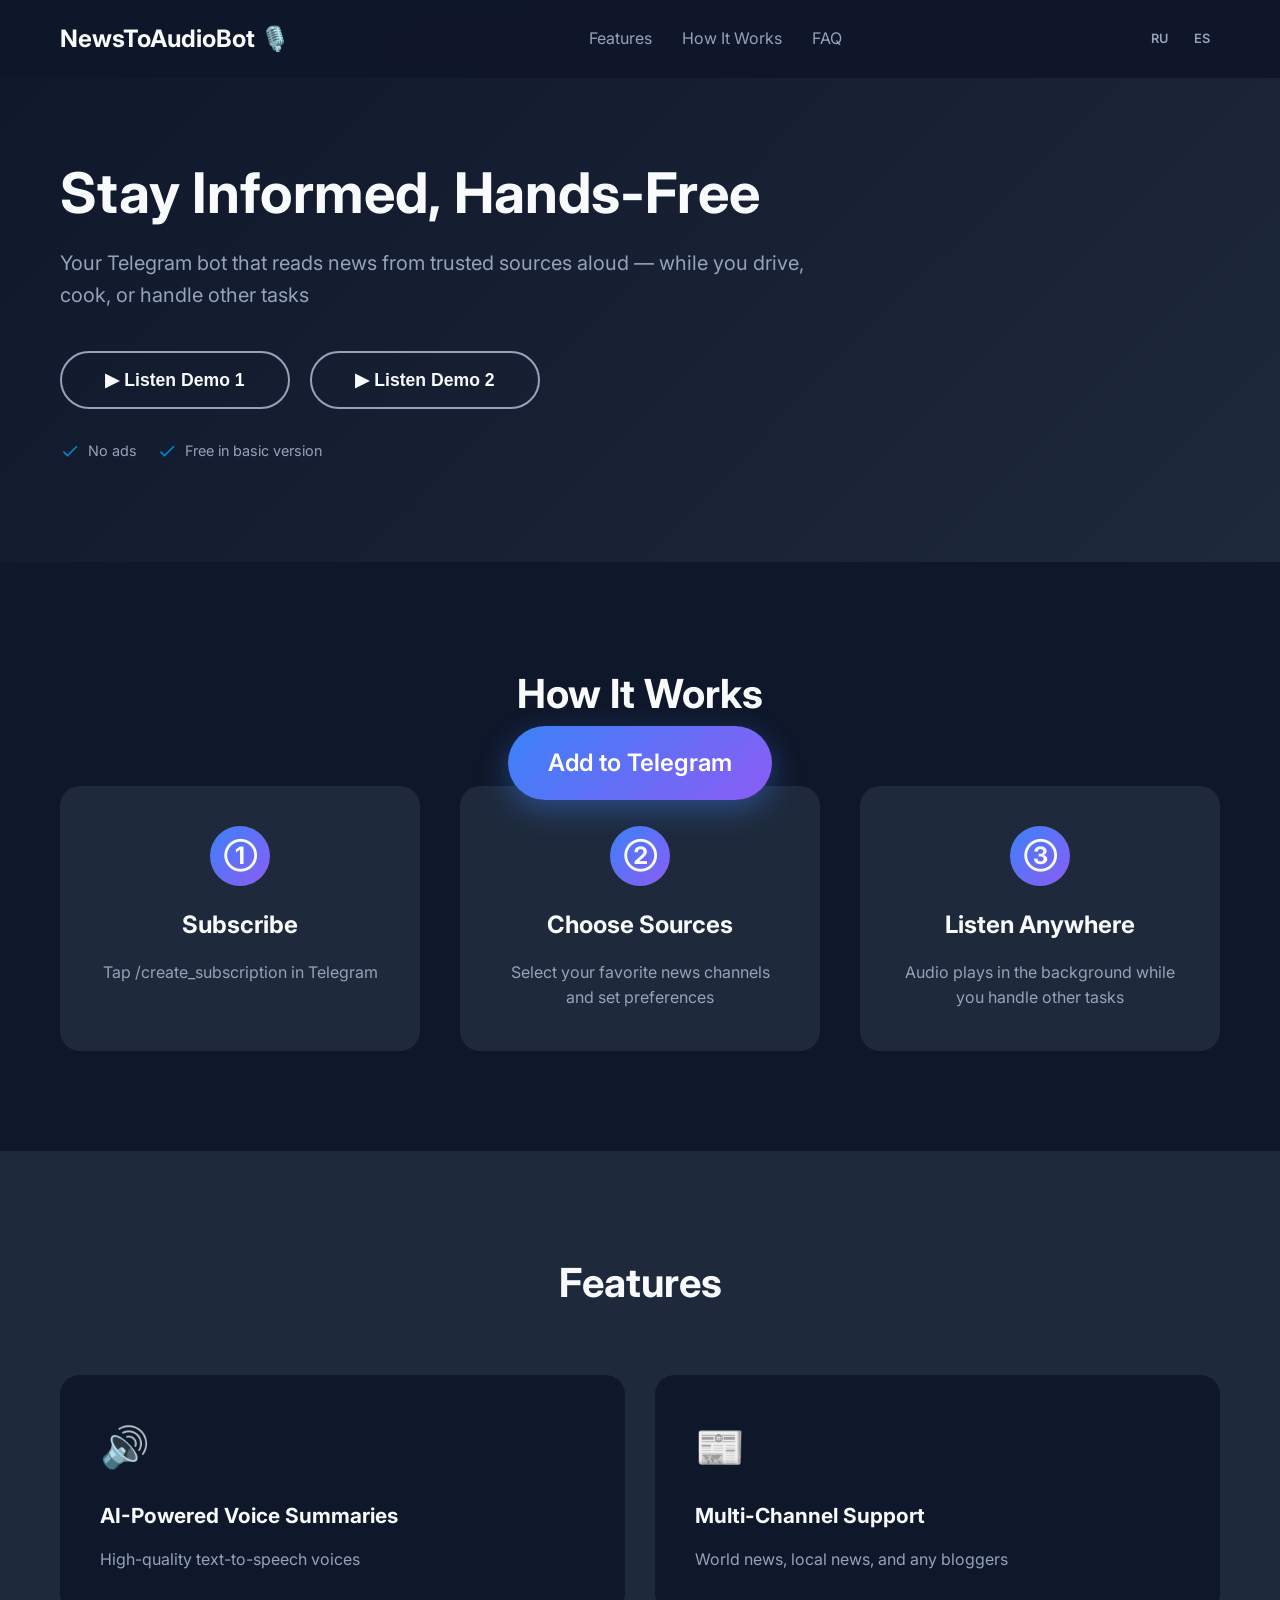
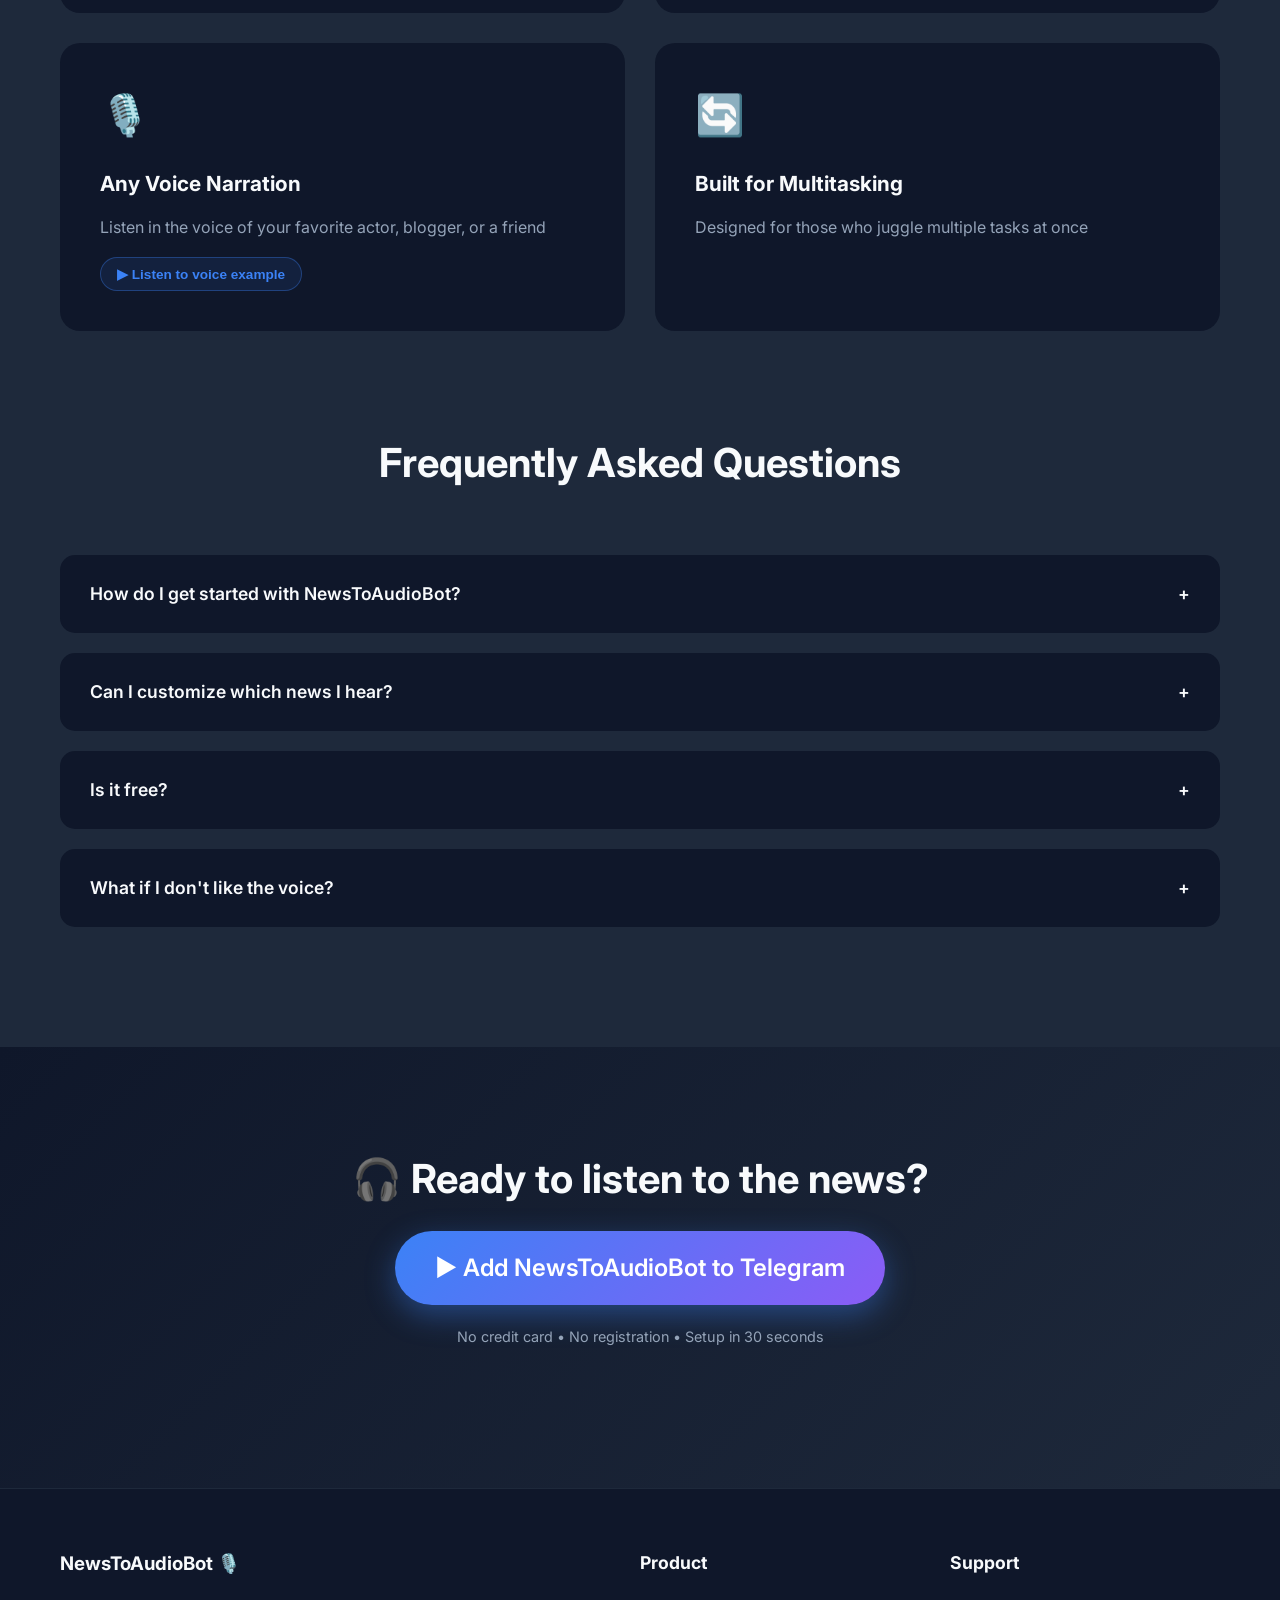
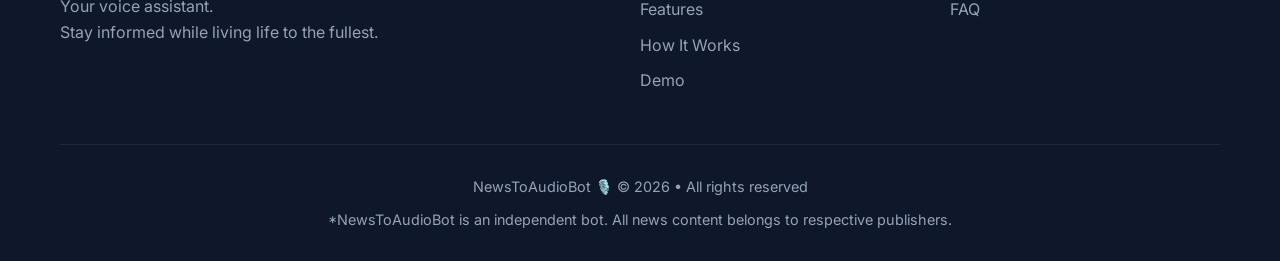
<file: index.html>
<!DOCTYPE html>
<html lang="en">

<head>
    <meta charset="UTF-8">
    <meta name="viewport" content="width=device-width, initial-scale=1.0">
    <title>NewsToAudioBot 🎙️ — Stay Informed, Hands-Free</title>
    <!-- Google tag (gtag.js) -->
    <script async src="https://www.googletagmanager.com/gtag/js?id=G-XDVD3T7T6J"></script>
    <script>
        window.dataLayer = window.dataLayer || [];
        function gtag(){dataLayer.push(arguments);}
        gtag('js', new Date());

        gtag('config', 'G-XDVD3T7T6J');
    </script>
    <link rel="icon" type="image/svg+xml" href="/favicon.svg">
    <link href="https://fonts.googleapis.com/css2?family=Inter:wght@400;500;600;700&display=swap" rel="stylesheet">
    <link href="/assets/style.css" rel="stylesheet" />
</head>

<body>
    <!-- Navigation -->
    <nav>
        <div class="container nav-content">
            <a href="/" class="logo">NewsToAudioBot 🎙️</a>
            <ul class="nav-links">
                <li><a href="#features">Features</a></li>
                <li><a href="#how-it-works">How It Works</a></li>
                <li><a href="#faq">FAQ</a></li>
            </ul>
            <div class="lang-switcher">
                <a href="/ru/" class="lang-btn">RU</a>
                <a href="/es/" class="lang-btn">ES</a>
            </div>
        </div>
    </nav>

    <!-- Hero Section -->
    <section class="hero">
        <div class="container hero-content">
            <div class="hero-text">
                <h1>Stay Informed,&nbsp;Hands-Free</h1>
                <p>Your Telegram bot that reads news from trusted sources aloud — while you drive, cook, or handle other tasks</p>
                <a href="https://t.me/news_to_audo_bot" class="btn btn-primary fly-btn" target="_blank">Add to Telegram</a>
                <div class="cta-buttons">
                    <button class="btn btn-secondary" data-pause="Pause" id="woman-button">&#9654; Listen Demo 1</button>
                    <audio src="./assets/woman.ogg" id="woman-sample"></audio>
                    <button class="btn btn-secondary" data-pause="Pause" id="man-button">&#9654; Listen Demo 2</button>
                    <audio src="./assets/man.ogg" id="man-sample"></audio>
                </div>
                <div class="trust-badges">
                    <div class="badge">
                        <svg viewBox="0 0 24 24">
                            <path d="M9 16.17L4.83 12l-1.42 1.41L9 19 21 7l-1.41-1.41z" />
                        </svg>
                        No ads
                    </div>
                    <div class="badge">
                        <svg viewBox="0 0 24 24">
                            <path d="M9 16.17L4.83 12l-1.42 1.41L9 19 21 7l-1.41-1.41z" />
                        </svg>
                        Free in basic version
                    </div>
                </div>
            </div>
        </div>
    </section>

    <!-- How It Works -->
    <section class="how-it-works" id="how-it-works">
        <div class="container">
            <h2 class="section-title">How It Works</h2>
            <div class="steps-grid">
                <div class="step-card">
                    <div class="step-number">①</div>
                    <h3>Subscribe</h3>
                    <p>Tap /create_subscription in&nbsp;Telegram</p>
                </div>
                <div class="step-card">
                    <div class="step-number">②</div>
                    <h3>Choose Sources</h3>
                    <p>Select your favorite news channels and set preferences</p>
                </div>
                <div class="step-card">
                    <div class="step-number">③</div>
                    <h3>Listen Anywhere</h3>
                    <p>Audio plays in the background while you handle other tasks</p>
                </div>
            </div>
        </div>
    </section>

    <!-- Features -->
    <section class="features" id="features">
        <div class="container">
            <h2 class="section-title">Features</h2>
            <div class="features-grid">
                <div class="feature-card">
                    <div class="feature-icon">🔊</div>
                    <h3>AI-Powered Voice Summaries</h3>
                    <p>High-quality text-to-speech voices</p>
                </div>
                <div class="feature-card">
                    <div class="feature-icon">📰</div>
                    <h3>Multi-Channel Support</h3>
                    <p>World news, local news, and any bloggers</p>
                </div>
                <div class="feature-card">
                    <div class="feature-icon">🎙️</div>
                    <h3>Any Voice Narration</h3>
                    <p>Listen in the voice of your favorite actor, blogger, or a friend</p>
                    <button class="example-btn" data-stop="Stop listening &#9208;" id="example-button" type="button">&#9654; Listen to voice example</button>
                    <audio src="./assets/custom.ogg" id="example-sample"></audio>
                </div>
                <div class="feature-card">
                    <div class="feature-icon">🔄</div>
                    <h3>Built for Multitasking</h3>
                    <p>Designed for those who juggle multiple tasks at once</p>
                </div>
            </div>
        </div>
    </section>

    <!-- FAQ -->
    <section class="faq" id="faq">
        <div class="container">
            <h2 class="section-title">Frequently Asked Questions</h2>
            <div class="faq-item">
                <div class="faq-question">
                    How do I get started with NewsToAudioBot?
                    <span>+</span>
                </div>
                <div class="faq-answer">
                    Just tap "Add to Telegram", enter /create_subscription and follow the quick setup. No email or registration required.
                </div>
            </div>
            <div class="faq-item">
                <div class="faq-question">
                    Can I customize which news I hear?
                    <span>+</span>
                </div>
                <div class="faq-answer">
                    Yes! Follow the setup instructions and add the channels you're interested in.
                </div>
            </div>
            <div class="faq-item">
                <div class="faq-question">
                    Is it free?
                    <span>+</span>
                </div>
                <div class="faq-answer">
                    Yes, the basic version includes one channel for free.
                </div>
            </div>
            <div class="faq-item">
                <div class="faq-question">
                    What if I don't like the voice?
                    <span>+</span>
                </div>
                <div class="faq-answer">
                    To use a unique voice, you need a 20-second audio recording as a voice sample.
                </div>
            </div>
        </div>
    </section>

    <!-- Final CTA -->
    <section class="final-cta">
        <div class="container">
            <h2>🎧 Ready to listen to the news?</h2>
            <a href="https://t.me/news_to_audo_bot" target="_blank" class="btn btn-primary">&#9654; Add NewsToAudioBot to Telegram</a>
            <p style="margin-top: 20px; font-size: 0.9rem; color: var(--text-muted);">No credit card &bull; No registration &bull; Setup in 30 seconds</p>
        </div>
    </section>

    <!-- Footer -->
    <footer>
        <div class="container">
            <div class="footer-content">
                <div class="footer-brand">
                    <h3>NewsToAudioBot 🎙️</h3>
                    <p>Your voice assistant.<br />Stay informed while living life to the fullest.</p>
                </div>
                <div class="footer-links">
                    <h4>Product</h4>
                    <ul>
                        <li><a href="#features">Features</a></li>
                        <li><a href="#how-it-works">How It Works</a></li>
                        <li><a href="#demo">Demo</a></li>
                    </ul>
                </div>
                <div class="footer-links">
                    <h4>Support</h4>
                    <ul>
                        <li><a href="#faq">FAQ</a></li>
                    </ul>
                </div>
            </div>
            <div class="footer-bottom">
                <p>NewsToAudioBot 🎙️ &copy; 2026 &bull; All rights reserved</p>
                <p style="margin-top: 10px;">*NewsToAudioBot is an independent bot. All news content belongs to respective publishers.</p>
            </div>
        </div>
    </footer>
    <script src="/assets/script.js"></script>

</body>

</html>
</file>
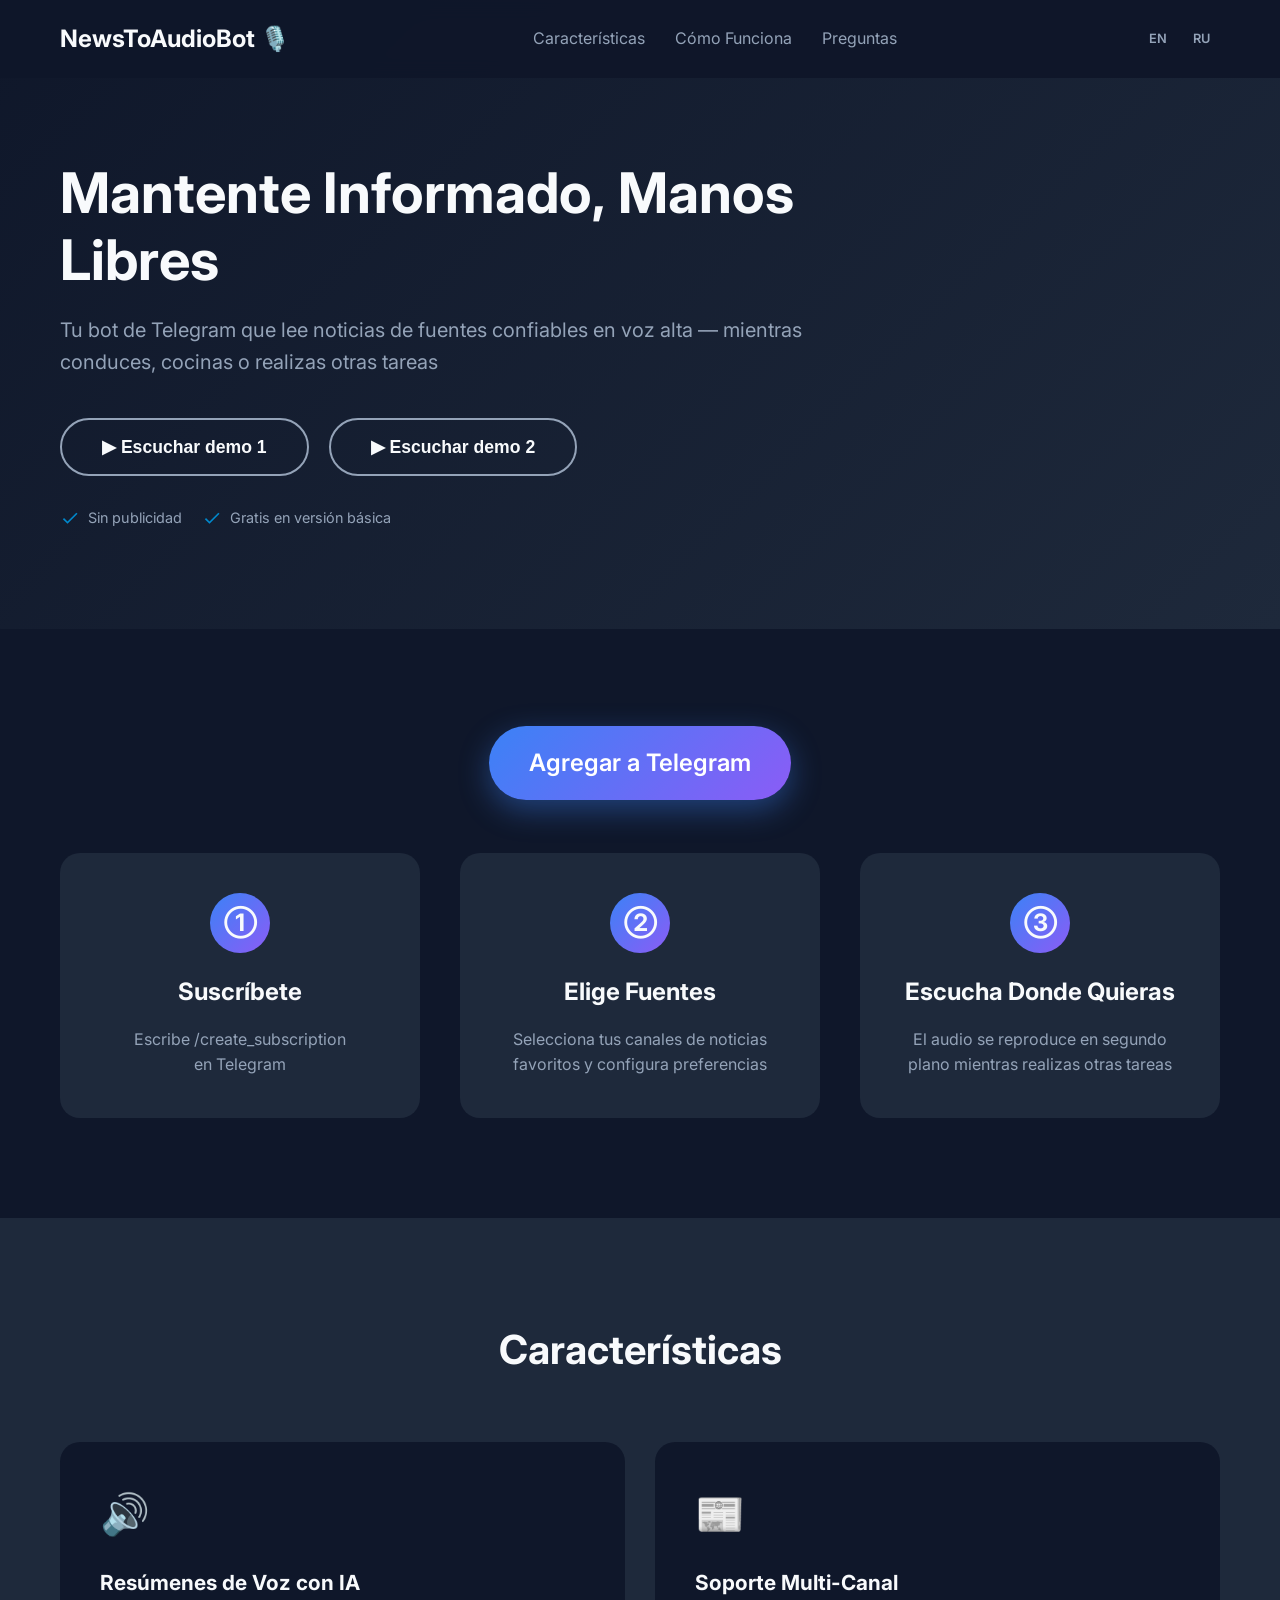
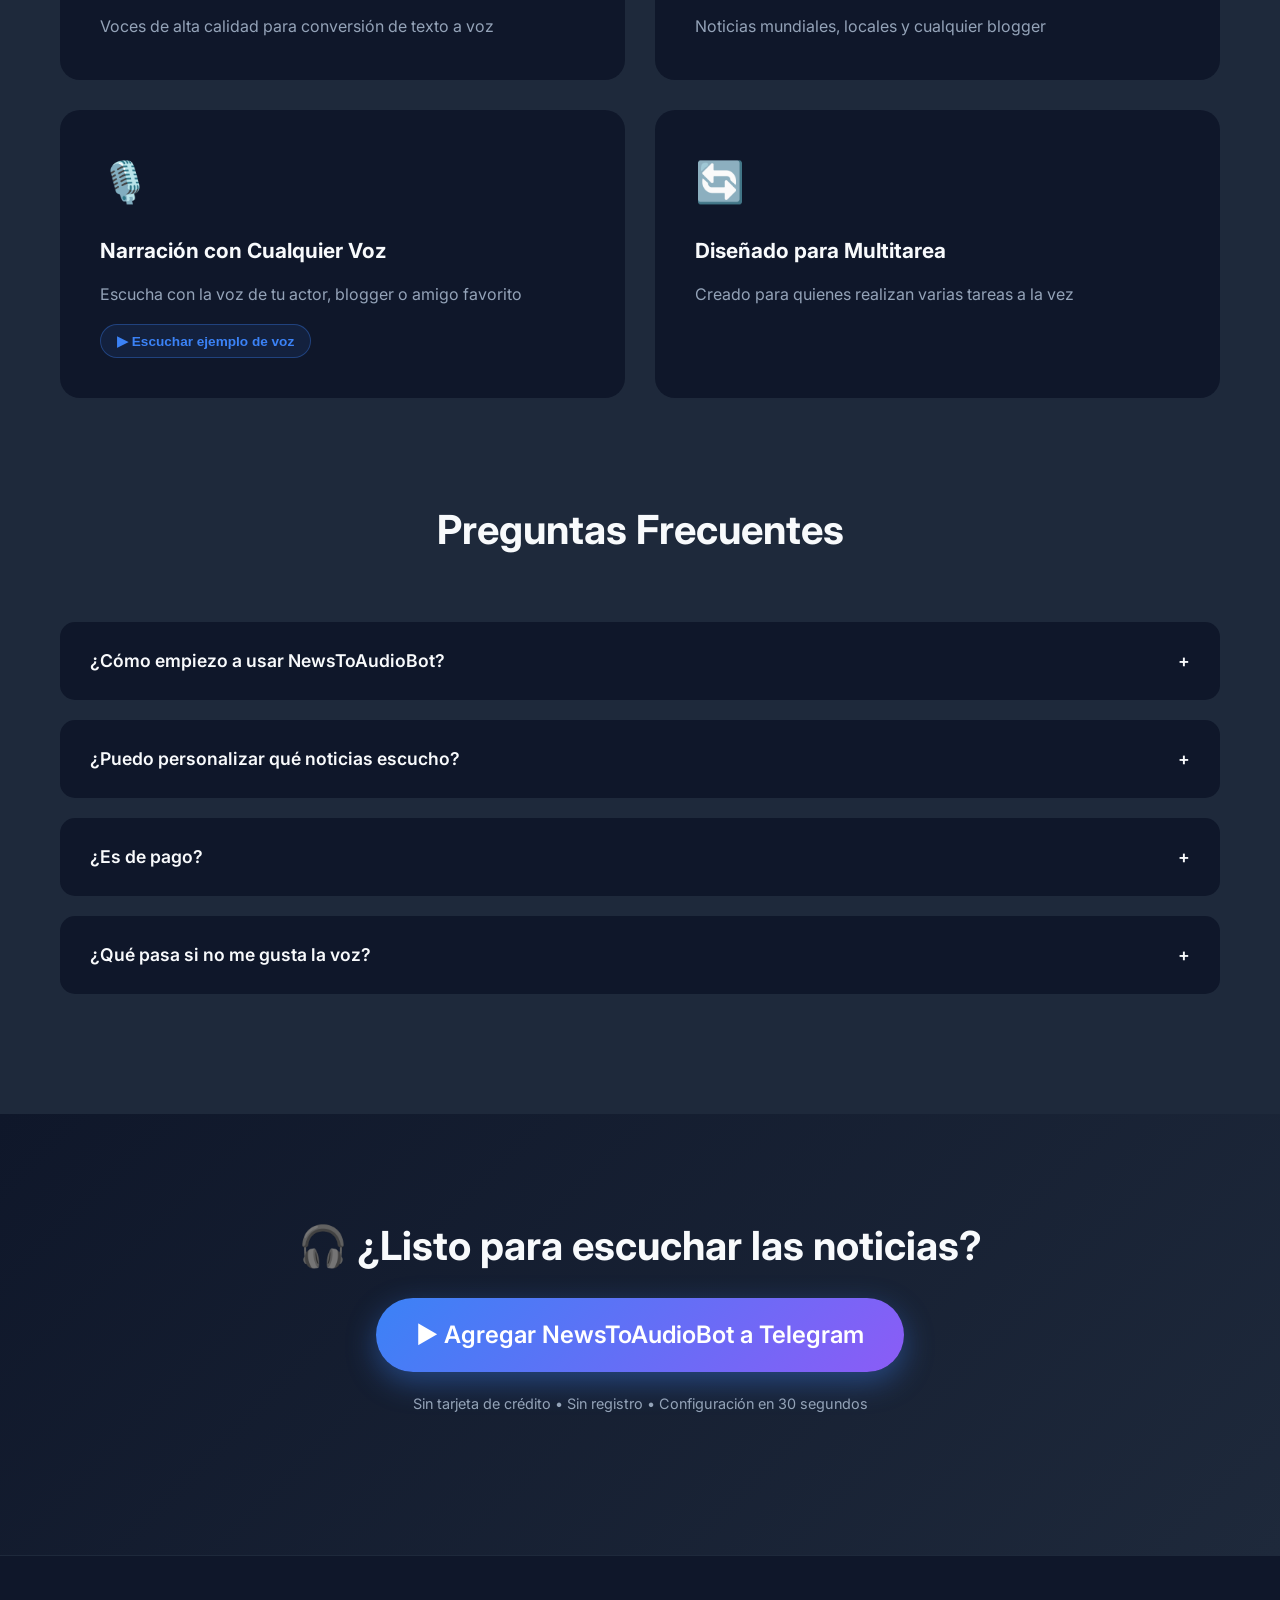
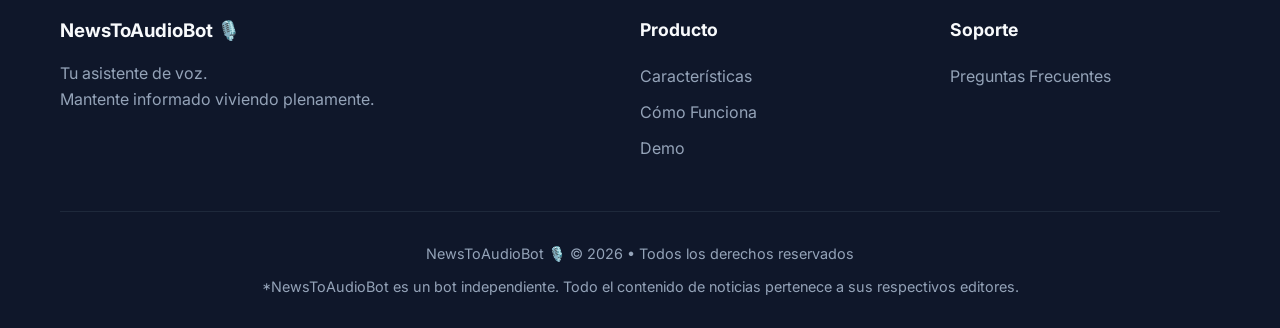
<file: es/index.html>
<!DOCTYPE html>
<html lang="es">

<head>
    <meta charset="UTF-8">
    <meta name="viewport" content="width=device-width, initial-scale=1.0">
    <title>NewsToAudioBot 🎙️ — Mantente Informado, Manos Libres</title>
    <!-- Google tag (gtag.js) -->
    <script async src="https://www.googletagmanager.com/gtag/js?id=G-XDVD3T7T6J"></script>
    <script>
        window.dataLayer = window.dataLayer || [];
        function gtag(){dataLayer.push(arguments);}
        gtag('js', new Date());

        gtag('config', 'G-XDVD3T7T6J');
    </script>
    <link rel="icon" type="image/svg+xml" href="/favicon.svg">
    <link href="https://fonts.googleapis.com/css2?family=Inter:wght@400;500;600;700&display=swap" rel="stylesheet">
    <link href="/assets/style.css" rel="stylesheet" />
</head>

<body>
    <!-- Navigation -->
    <nav>
        <div class="container nav-content">
            <a href="/es/" class="logo">NewsToAudioBot 🎙️</a>
            <ul class="nav-links">
                <li><a href="#features">Características</a></li>
                <li><a href="#how-it-works">Cómo Funciona</a></li>
                <li><a href="#faq">Preguntas</a></li>
            </ul>
            <div class="lang-switcher">
                <a href="/" class="lang-btn">EN</a>
                <a href="/ru/" class="lang-btn">RU</a>
            </div>
        </div>
    </nav>

    <!-- Hero Section -->
    <section class="hero">
        <div class="container hero-content">
            <div class="hero-text">
                <h1>Mantente Informado,&nbsp;Manos Libres</h1>
                <p>Tu bot de Telegram que lee noticias de fuentes confiables en voz alta — mientras conduces, cocinas o realizas otras tareas</p>
                <a href="https://t.me/news_to_audo_bot" class="btn btn-primary fly-btn" target="_blank">Agregar a Telegram</a>
                <div class="cta-buttons">
                    <button class="btn btn-secondary" data-pause="Pausa" id="woman-button">&#9654; Escuchar demo 1</button>
                    <audio src="./assets/woman.ogg" id="woman-sample"></audio>
                    <button class="btn btn-secondary" data-pause="Pausa" id="man-button">&#9654; Escuchar demo 2</button>
                    <audio src="./assets/man.ogg" id="man-sample"></audio>
                </div>
                <div class="trust-badges">
                    <div class="badge">
                        <svg viewBox="0 0 24 24">
                            <path d="M9 16.17L4.83 12l-1.42 1.41L9 19 21 7l-1.41-1.41z" />
                        </svg>
                        Sin publicidad
                    </div>
                    <div class="badge">
                        <svg viewBox="0 0 24 24">
                            <path d="M9 16.17L4.83 12l-1.42 1.41L9 19 21 7l-1.41-1.41z" />
                        </svg>
                        Gratis en versión básica
                    </div>
                </div>
            </div>
        </div>
    </section>

    <!-- How It Works -->
    <section class="how-it-works" id="how-it-works">
        <div class="container">
            <h2 class="section-title">Cómo Funciona</h2>
            <div class="steps-grid">
                <div class="step-card">
                    <div class="step-number">①</div>
                    <h3>Suscríbete</h3>
                    <p>Escribe /create_subscription en&nbsp;Telegram</p>
                </div>
                <div class="step-card">
                    <div class="step-number">②</div>
                    <h3>Elige Fuentes</h3>
                    <p>Selecciona tus canales de noticias favoritos y configura preferencias</p>
                </div>
                <div class="step-card">
                    <div class="step-number">③</div>
                    <h3>Escucha Donde Quieras</h3>
                    <p>El audio se reproduce en segundo plano mientras realizas otras tareas</p>
                </div>
            </div>
        </div>
    </section>

    <!-- Features -->
    <section class="features" id="features">
        <div class="container">
            <h2 class="section-title">Características</h2>
            <div class="features-grid">
                <div class="feature-card">
                    <div class="feature-icon">🔊</div>
                    <h3>Resúmenes de Voz con IA</h3>
                    <p>Voces de alta calidad para conversión de texto a voz</p>
                </div>
                <div class="feature-card">
                    <div class="feature-icon">📰</div>
                    <h3>Soporte Multi-Canal</h3>
                    <p>Noticias mundiales, locales y cualquier blogger</p>
                </div>
                <div class="feature-card">
                    <div class="feature-icon">🎙️</div>
                    <h3>Narración con Cualquier Voz</h3>
                    <p>Escucha con la voz de tu actor, blogger o amigo favorito</p>
                    <button class="example-btn" data-stop="Detener &#9208;" id="example-button" type="button">&#9654; Escuchar ejemplo de voz</button>
                    <audio src="./assets/custom.ogg" id="example-sample"></audio>
                </div>
                <div class="feature-card">
                    <div class="feature-icon">🔄</div>
                    <h3>Diseñado para Multitarea</h3>
                    <p>Creado para quienes realizan varias tareas a la vez</p>
                </div>
            </div>
        </div>
    </section>

    <!-- FAQ -->
    <section class="faq" id="faq">
        <div class="container">
            <h2 class="section-title">Preguntas Frecuentes</h2>
            <div class="faq-item">
                <div class="faq-question">
                    ¿Cómo empiezo a usar NewsToAudioBot?
                    <span>+</span>
                </div>
                <div class="faq-answer">
                    Simplemente toca "Agregar a Telegram", escribe /create_subscription y sigue la configuración rápida. No se requiere correo electrónico ni registro.
                </div>
            </div>
            <div class="faq-item">
                <div class="faq-question">
                    ¿Puedo personalizar qué noticias escucho?
                    <span>+</span>
                </div>
                <div class="faq-answer">
                    ¡Sí! Sigue las instrucciones de configuración y agrega los canales que te interesen.
                </div>
            </div>
            <div class="faq-item">
                <div class="faq-question">
                    ¿Es de pago?
                    <span>+</span>
                </div>
                <div class="faq-answer">
                    No, la versión básica incluye un canal de forma gratuita.
                </div>
            </div>
            <div class="faq-item">
                <div class="faq-question">
                    ¿Qué pasa si no me gusta la voz?
                    <span>+</span>
                </div>
                <div class="faq-answer">
                    Para usar una voz única, necesitas una grabación de audio de 20 segundos como muestra de voz.
                </div>
            </div>
        </div>
    </section>

    <!-- Final CTA -->
    <section class="final-cta">
        <div class="container">
            <h2>🎧 ¿Listo para escuchar las noticias?</h2>
            <a href="https://t.me/news_to_audo_bot" target="_blank" class="btn btn-primary">&#9654; Agregar NewsToAudioBot a Telegram</a>
            <p style="margin-top: 20px; font-size: 0.9rem; color: var(--text-muted);">Sin tarjeta de crédito &bull; Sin registro &bull; Configuración en 30 segundos</p>
        </div>
    </section>

    <!-- Footer -->
    <footer>
        <div class="container">
            <div class="footer-content">
                <div class="footer-brand">
                    <h3>NewsToAudioBot 🎙️</h3>
                    <p>Tu asistente de voz.<br />Mantente informado viviendo plenamente.</p>
                </div>
                <div class="footer-links">
                    <h4>Producto</h4>
                    <ul>
                        <li><a href="#features">Características</a></li>
                        <li><a href="#how-it-works">Cómo Funciona</a></li>
                        <li><a href="#demo">Demo</a></li>
                    </ul>
                </div>
                <div class="footer-links">
                    <h4>Soporte</h4>
                    <ul>
                        <li><a href="#faq">Preguntas Frecuentes</a></li>
                    </ul>
                </div>
            </div>
            <div class="footer-bottom">
                <p>NewsToAudioBot 🎙️ &copy; 2026 &bull; Todos los derechos reservados</p>
                <p style="margin-top: 10px;">*NewsToAudioBot es un bot independiente. Todo el contenido de noticias pertenece a sus respectivos editores.</p>
            </div>
        </div>
    </footer>
    <script src="/assets/script.js"></script>

</body>

</html>
</file>
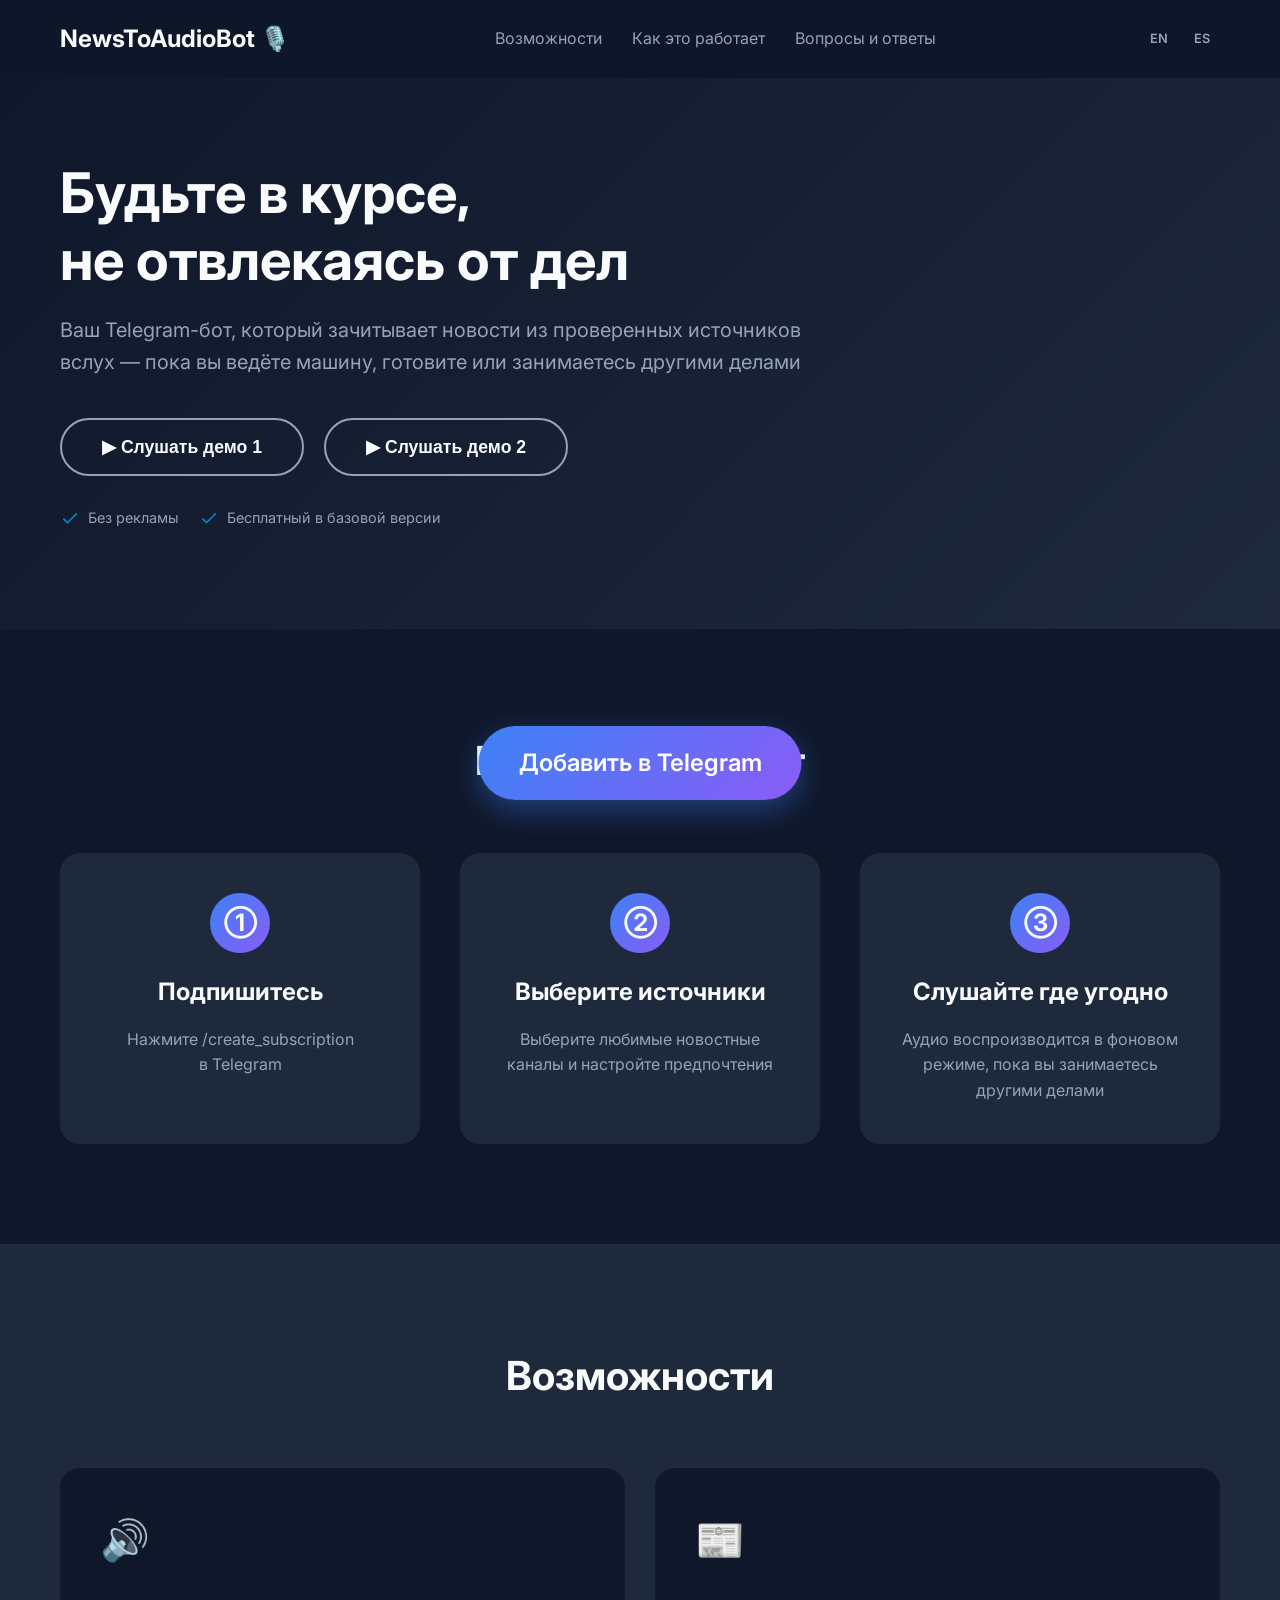
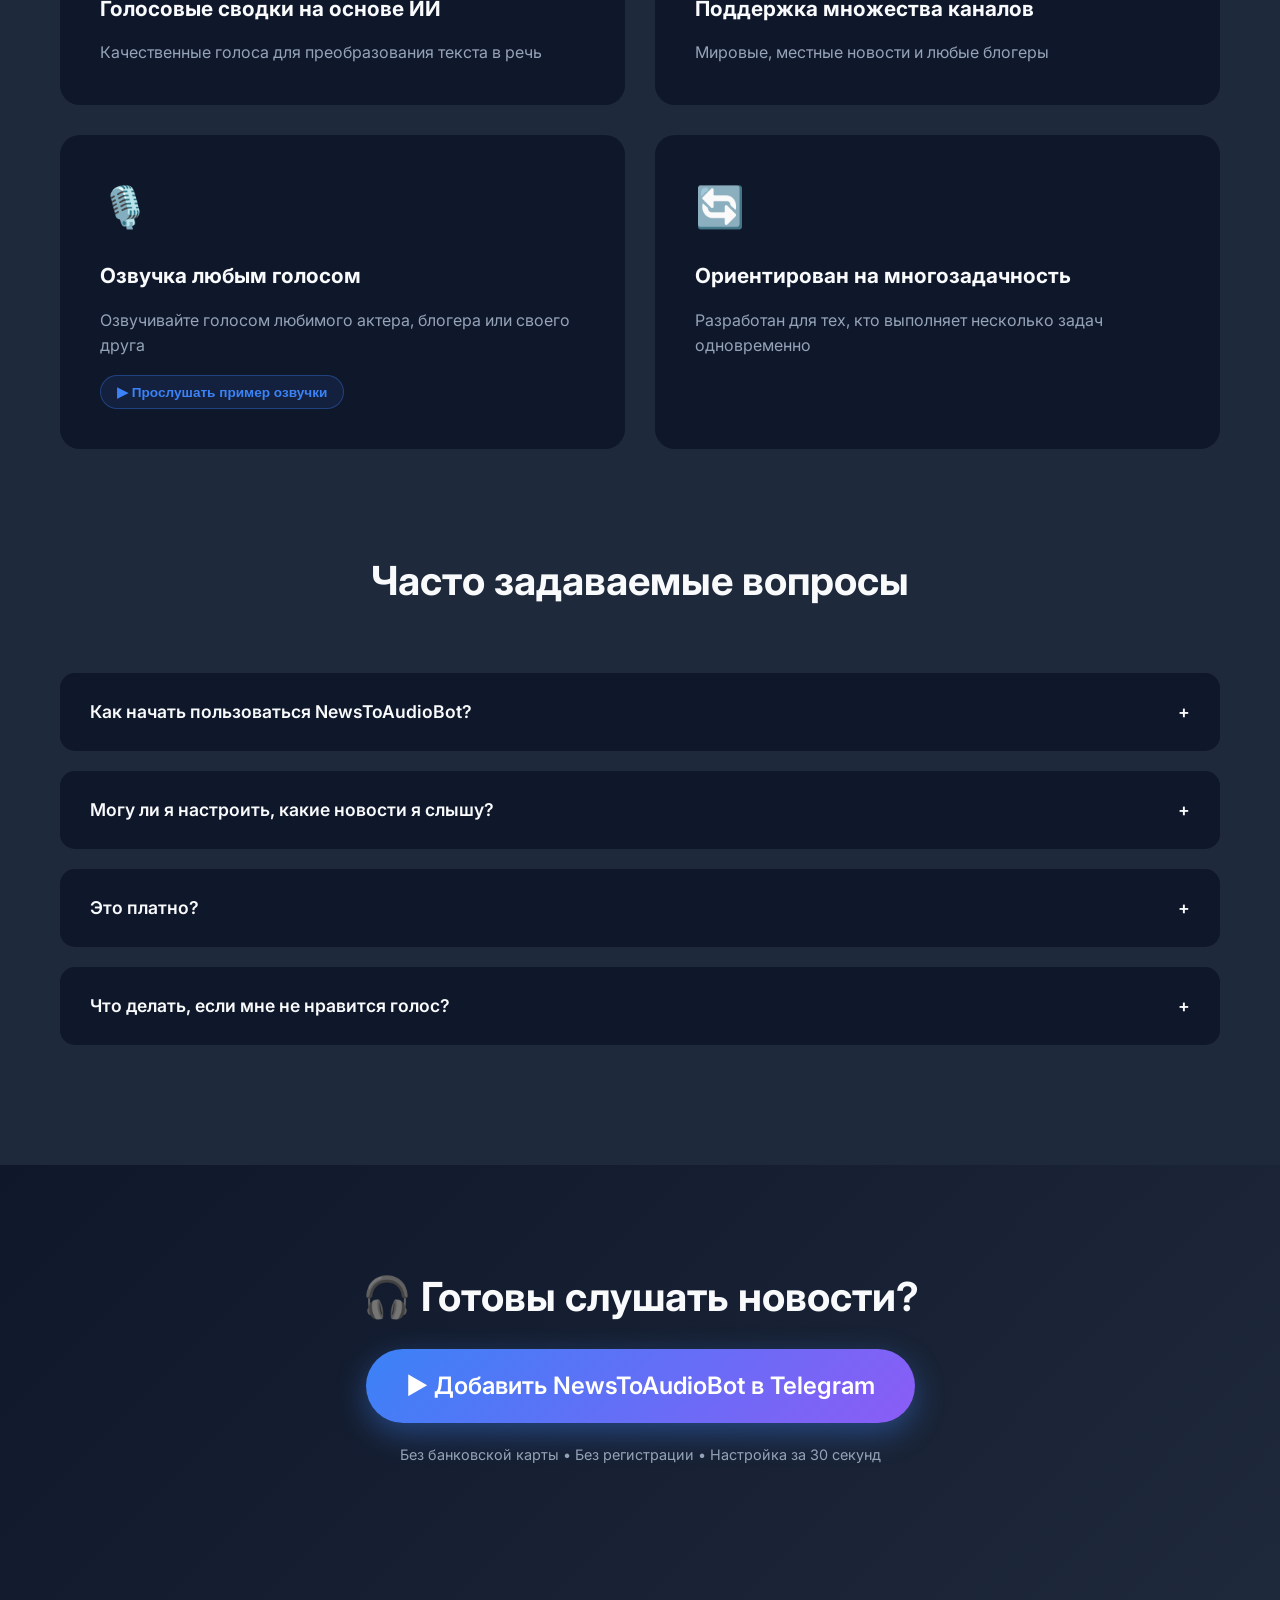
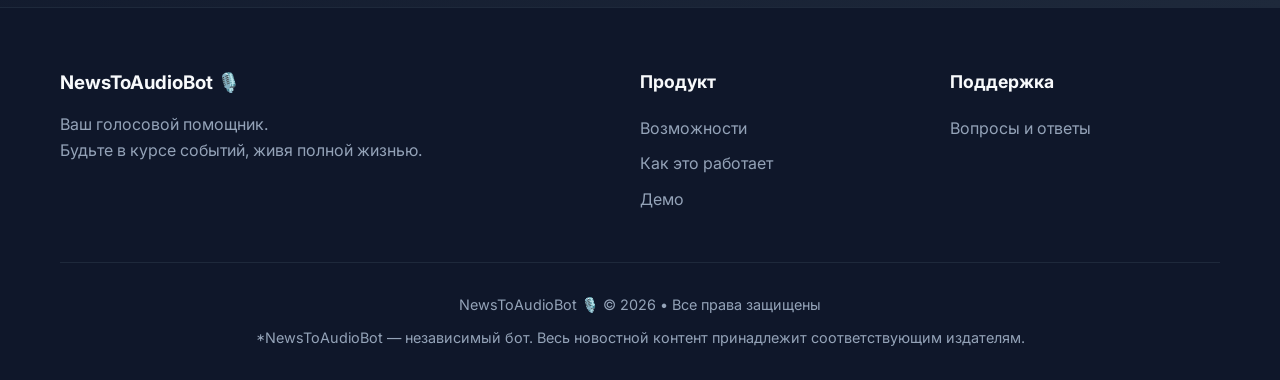
<file: ru/index.html>
<!DOCTYPE html>
<html lang="ru">

<head>
    <meta charset="UTF-8">
    <meta name="viewport" content="width=device-width, initial-scale=1.0">
    <title>NewsToAudioBot 🎙️ — Будьте в курсе, не отвлекаясь от дел</title>
    <!-- Google tag (gtag.js) -->
    <script async src="https://www.googletagmanager.com/gtag/js?id=G-XDVD3T7T6J"></script>
    <script>
        window.dataLayer = window.dataLayer || [];
        function gtag(){dataLayer.push(arguments);}
        gtag('js', new Date());

        gtag('config', 'G-XDVD3T7T6J');
    </script>
    <link rel="icon" type="image/svg+xml" href="/favicon.svg">
    <link href="https://fonts.googleapis.com/css2?family=Inter:wght@400;500;600;700&display=swap" rel="stylesheet">
    <link href="/assets/style.css" rel="stylesheet" />
</head>

<body>
    <!-- Navigation -->
    <nav>
        <div class="container nav-content">
            <a href="/ru/" class="logo">NewsToAudioBot 🎙️</a>
            <ul class="nav-links">
                <li><a href="#features">Возможности</a></li>
                <li><a href="#how-it-works">Как это работает</a></li>
                <li><a href="#faq">Вопросы и ответы</a></li>
            </ul>
            <div class="lang-switcher">
                <a href="/" class="lang-btn">EN</a>
                <a href="/es/" class="lang-btn">ES</a>
            </div>
        </div>
    </nav>

    <!-- Hero Section -->
    <section class="hero">
        <div class="container hero-content">
            <div class="hero-text">
                <h1>Будьте в&nbsp;курсе, не&nbsp;отвлекаясь от&nbsp;дел</h1>
                <p>Ваш Telegram-бот, который зачитывает новости из проверенных источников вслух — пока вы ведёте машину,
                    готовите или занимаетесь другими делами</p>
                <a href="https://t.me/news_to_audo_bot" class="btn btn-primary fly-btn" target="_blank">Добавить в
                    Telegram</a>
                <div class="cta-buttons">
                    <button class="btn btn-secondary" data-pause="Пауза" id="woman-button">&#9654; Слушать демо 1</button>
                    <audio src="./assets/woman.ogg" id="woman-sample"></audio>
                    <button class="btn btn-secondary" data-pause="Пауза" id="man-button">&#9654; Слушать демо 2</button>
                    <audio src="./assets/man.ogg" id="man-sample"></audio>
                </div>

                <div class="trust-badges">
                    <div class="badge">
                        <svg viewBox="0 0 24 24">
                            <path d="M9 16.17L4.83 12l-1.42 1.41L9 19 21 7l-1.41-1.41z" />
                        </svg>
                        Без рекламы
                    </div>
                    <div class="badge">
                        <svg viewBox="0 0 24 24">
                            <path d="M9 16.17L4.83 12l-1.42 1.41L9 19 21 7l-1.41-1.41z" />
                        </svg>
                        Бесплатный в базовой версии
                    </div>
                </div>
            </div>
        </div>
    </section>

    <!-- How It Works -->
    <section class="how-it-works" id="how-it-works">
        <div class="container">
            <h2 class="section-title">Как это работает</h2>
            <div class="steps-grid">
                <div class="step-card">
                    <div class="step-number">①</div>
                    <h3>Подпишитесь</h3>
                    <p>Нажмите /create_subscription в&nbsp;Telegram</p>
                </div>
                <div class="step-card">
                    <div class="step-number">②</div>
                    <h3>Выберите источники</h3>
                    <p>Выберите любимые новостные каналы и настройте предпочтения</p>
                </div>
                <div class="step-card">
                    <div class="step-number">③</div>
                    <h3>Слушайте где угодно</h3>
                    <p>Аудио воспроизводится в фоновом режиме, пока вы занимаетесь другими делами</p>
                </div>
            </div>
        </div>
    </section>

    <!-- Features -->
    <section class="features" id="features">
        <div class="container">
            <h2 class="section-title">Возможности</h2>
            <div class="features-grid">
                <div class="feature-card">
                    <div class="feature-icon">🔊</div>
                    <h3>Голосовые сводки на основе ИИ</h3>
                    <p>Качественные голоса для преобразования текста в речь</p>
                </div>
                <div class="feature-card">
                    <div class="feature-icon">📰</div>
                    <h3>Поддержка множества каналов</h3>
                    <p>Мировые, местные новости и любые блогеры</p>
                </div>
                <div class="feature-card">
                    <div class="feature-icon">🎙️</div>
                    <h3>Озвучка любым голосом</h3>
                    <p>Озвучивайте голосом любимого актера, блогера или своего друга</p>
                    <button class="example-btn" data-stop="Остановить прослушивание &#9208;" id="example-button" type="button">&#9654; Прослушать пример озвучки</button>
                    <audio src="./assets/custom.ogg" id="example-sample"></audio>
                </div>
                <div class="feature-card">
                    <div class="feature-icon">🔄</div>
                    <h3>Ориентирован на многозадачность</h3>
                    <p>Разработан для тех, кто выполняет несколько задач одновременно</p>
                </div>
            </div>
        </div>
    </section>

    <!-- FAQ -->
    <section class="faq" id="faq">
        <div class="container">
            <h2 class="section-title">Часто задаваемые вопросы</h2>
            <div class="faq-item">
                <div class="faq-question">
                    Как начать пользоваться NewsToAudioBot?
                    <span>+</span>
                </div>
                <div class="faq-answer">
                    Просто нажмите «Добавить в Telegram», введите /create_subscription и следуйте быстрой настройке.
                    Электронная почта и регистрация не требуются
                </div>
            </div>
            <div class="faq-item">
                <div class="faq-question">
                    Могу ли я настроить, какие новости я слышу?
                    <span>+</span>
                </div>
                <div class="faq-answer">
                    Да! Следуйте инструкциям по настройке и добавьте те каналы, которые вам интересны
                </div>
            </div>
            <div class="faq-item">
                <div class="faq-question">
                    Это платно?
                    <span>+</span>
                </div>
                <div class="faq-answer">
                    Нет, базовая версия предусматривает озвучку из одного канала бесплатно
                </div>
            </div>
            <div class="faq-item">
                <div class="faq-question">
                    Что делать, если мне не нравится голос?
                    <span>+</span>
                </div>
                <div class="faq-answer">
                    Для использования уникального голоса нужна аудиозапись на 20 секунд с примером речи
                </div>
            </div>
        </div>
    </section>

    <!-- Final CTA -->
    <section class="final-cta">
        <div class="container">
            <h2>🎧 Готовы слушать новости?</h2>
            <a href="https://t.me/news_to_audo_bot" target="_blank" class="btn btn-primary">&#9654; Добавить NewsToAudioBot в
                Telegram</a>
            <p style="margin-top: 20px; font-size: 0.9rem; color: var(--text-muted);">Без банковской карты &bull; Без
                регистрации &bull; Настройка за 30 секунд</p>
        </div>
    </section>

    <!-- Footer -->
    <footer>
        <div class="container">
            <div class="footer-content">
                <div class="footer-brand">
                    <h3>NewsToAudioBot 🎙️</h3>
                    <p>Ваш голосовой помощник.<br />Будьте в&nbsp;курсе событий, живя полной жизнью.</p>
                </div>
                <div class="footer-links">
                    <h4>Продукт</h4>
                    <ul>
                        <li><a href="#features">Возможности</a></li>
                        <li><a href="#how-it-works">Как это работает</a></li>
                        <li><a href="#demo">Демо</a></li>
                    </ul>
                </div>
                <div class="footer-links">
                    <h4>Поддержка</h4>
                    <ul>
                        <li><a href="#faq">Вопросы и ответы</a></li>
                    </ul>
                </div>
            </div>
            <div class="footer-bottom">
                <p>NewsToAudioBot 🎙️ &copy; 2026 &bull; Все права защищены</p>
                <p style="margin-top: 10px;">*NewsToAudioBot — независимый бот. Весь новостной контент принадлежит
                    соответствующим издателям.</p>
            </div>
        </div>
    </footer>
    <script src="/assets/script.js"></script>

</body>

</html>
</file>
<file: assets/style.css>
* {
     margin: 0;
     padding: 0;
     box-sizing: border-box;
 }

 :root {
     --telegram-blue: #0088cc;
     --deep-navy: #0f172a;
     --accent-blue: #3b82f6;
     --accent-purple: #8b5cf6;
     --text-light: #f8fafc;
     --text-muted: #94a3b8;
     --card-bg: #1e293b;
 }

 body {
     font-family: 'Inter', sans-serif;
     background: var(--deep-navy);
     color: var(--text-light);
     line-height: 1.6;
 }

 .container {
     max-width: 1200px;
     margin: 0 auto;
     padding: 0 20px;
 }

 /* Navigation */
 nav {
     padding: 20px 0;
     position: fixed;
     width: 100%;
     min-height: 40px;
     top: 0;
     background: rgba(15, 23, 42, 0.95);
     backdrop-filter: blur(10px);
     z-index: 1000;
 }

 .nav-content {
     display: flex;
     justify-content: space-between;
     align-items: center;
 }

 .logo {
     font-size: 1.5rem;
     font-weight: 700;
     color: var(--text-light);
     text-decoration: none;
 }

 .fly-btn {
     position: fixed;
     left: 50%;
     transform: translateX(-50%);
     bottom: 100px;
     animation: pulse 2s infinite;
     box-shadow: 0 10px 30px rgba(59, 130, 246, 0.6);
 }

 .nav-links {
     display: flex;
     gap: 30px;
     list-style: none;
 }

 .lang-switcher {
     display: flex;
     gap: 6px;
     align-items: center;
 }

 .lang-btn {
     color: var(--text-muted);
     text-decoration: none;
     font-size: 0.8rem;
     font-weight: 600;
     padding: 4px 9px;
     border-radius: 6px;
     border: 1px solid transparent;
     transition: color 0.2s, border-color 0.2s, background 0.2s;
 }

 .lang-btn:hover {
     color: var(--text-light);
     border-color: var(--text-muted);
 }

 .lang-btn.active {
     color: var(--text-light);
     border-color: var(--accent-blue);
     background: rgba(59, 130, 246, 0.15);
 }

 .nav-links a {
     color: var(--text-muted);
     text-decoration: none;
     transition: color 0.3s;
 }

 .nav-links a:hover {
     color: var(--telegram-blue);
 }

 /* Hero Section */
 .hero {
     padding: 160px 0 100px;
     background: linear-gradient(135deg, var(--deep-navy) 0%, #1e293b 100%);
     position: relative;
     overflow: hidden;
 }

 .hero-content {
     display: grid;
     grid-template-columns: 2fr 1fr;
     align-items: center;
 }

 .hero-text h1 {
     font-size: 3.5rem;
     font-weight: 700;
     line-height: 1.2;
     margin-bottom: 20px;
 }

 .hero-text p {
     font-size: 1.25rem;
     color: var(--text-muted);
     margin-bottom: 40px;
 }

 .cta-buttons {
     display: flex;
     gap: 20px;
     margin-bottom: 30px;
 }

 .btn {
     padding: 15px 40px;
     border-radius: 50px;
     font-size: 1.1rem;
     line-height: 1.5rem;
     font-weight: 600;
     cursor: pointer;
     transition: all 0.3s;
     text-decoration: none;
     display: inline-flex;
     align-items: center;
     justify-content: center;
     transition: transform 0.3s, box-shadow 0.3s;
 }

 .btn-primary {
     font-size: 1.5rem;
     padding: 25px 40px;
     background: linear-gradient(135deg, var(--accent-blue), var(--accent-purple));
     color: white;
     border: none;
     z-index: 7;
     box-shadow: 0 10px 30px rgba(59, 130, 246, 0.4);
 }

 .play-btn-active {
     transform: translateY(-2px);
     box-shadow: 0 10px 30px rgba(59, 130, 246, 0.4);
 }

 .play-btn {
     min-width: 160px;
 }

 .btn-secondary {
     background: transparent;
     color: var(--text-light);
     padding: 15px 40px;
     min-width: 230px;
     border: 2px solid var(--text-muted);
 }

 .btn-secondary:hover {
     border-color: var(--telegram-blue);
     color: var(--telegram-blue);
 }

 .trust-badges {
     display: flex;
     gap: 20px;
     flex-wrap: wrap;
 }

 .badge {
     display: flex;
     align-items: center;
     gap: 8px;
     color: var(--text-muted);
     font-size: 0.9rem;
 }

 .badge svg {
     width: 20px;
     height: 20px;
     fill: var(--telegram-blue);
 }

 /* How It Works */
 .how-it-works {
     padding: 100px 0;
     background: var(--deep-navy);
 }

 .section-title {
     text-align: center;
     font-size: 2.5rem;
     font-weight: 700;
     margin-bottom: 60px;
 }

 .steps-grid {
     display: grid;
     grid-template-columns: repeat(3, 1fr);
     gap: 40px;
 }

 .step-card {
     background: var(--card-bg);
     padding: 40px;
     border-radius: 20px;
     text-align: center;
     transition: transform 0.3s;
 }

 .step-card:hover {
     transform: translateY(-10px);
 }

 .step-number {
     width: 60px;
     height: 60px;
     background: linear-gradient(135deg, var(--accent-blue), var(--accent-purple));
     border-radius: 50%;
     display: flex;
     align-items: center;
     justify-content: center;
     font-size: 1.5rem;
     font-weight: 700;
     margin: 0 auto 20px;
 }

 .step-card h3 {
     font-size: 1.5rem;
     margin-bottom: 15px;
 }

 .step-card p {
     color: var(--text-muted);
 }

 /* Features */
 .features {
     padding: 100px 0;
     background: #1e293b;
 }

 .features-grid {
     display: grid;
     grid-template-columns: repeat(2, 1fr);
     gap: 30px;
 }

 .feature-card {
     background: var(--deep-navy);
     padding: 40px;
     border-radius: 20px;
     transition: transform 0.3s;
 }

 .feature-card:hover {
     transform: translateY(-5px);
 }

 .feature-icon {
     font-size: 2.5rem;
     margin-bottom: 20px;
 }

 .feature-card h3 {
     font-size: 1.3rem;
     margin-bottom: 15px;
 }

 .feature-card p {
     color: var(--text-muted);
 }

 .example-btn {
    display: inline-flex;
    align-items: center;
    gap: 6px;
    background: rgba(59, 130, 246, 0.1);
    border: 1px solid rgba(59, 130, 246, 0.35);
    color: var(--accent-blue);
    cursor: pointer;
    margin-top: 16px;
    font-size: 0.85rem;
    font-weight: 600;
    padding: 8px 16px;
    border-radius: 20px;
    transition: background 0.2s, border-color 0.2s;
 }

 .example-btn:hover {
    background: rgba(59, 130, 246, 0.2);
    border-color: var(--accent-blue);
 }

 /* FAQ */
 .faq {
     padding: 0 0 100px;
     background: #1e293b;
 }

 .faq-item {
     background: var(--deep-navy);
     margin-bottom: 20px;
     border-radius: 15px;
     overflow: hidden;
 }

 .faq-question {
     padding: 25px 30px;
     cursor: pointer;
     display: flex;
     justify-content: space-between;
     align-items: center;
     font-weight: 600;
     font-size: 1.1rem;
 }

 .faq-answer {
     padding: 0 30px 25px;
     color: var(--text-muted);
     display: none;
 }

 .faq-item.active .faq-answer {
     display: block;
 }

 /* Final CTA */
 .final-cta {
     padding: 100px 0;
     background: linear-gradient(135deg, var(--deep-navy) 0%, #1e293b 100%);
     text-align: center;
 }

 .final-cta h2 {
     font-size: 2.5rem;
     margin-bottom: 20px;
 }

 .final-cta p {
     font-size: 1.2rem;
     color: var(--text-muted);
     margin-bottom: 40px;
 }

 /* Footer */
 footer {
     background: var(--deep-navy);
     padding: 60px 0 30px;
     border-top: 1px solid var(--card-bg);
 }

 .footer-content {
     display: grid;
     grid-template-columns: 2fr 1fr 1fr;
     gap: 40px;
     margin-bottom: 40px;
 }

 .footer-brand p {
     color: var(--text-muted);
     margin-top: 15px;
 }

 .footer-links h4 {
     margin-bottom: 20px;
     font-size: 1.1rem;
 }

 .footer-links ul {
     list-style: none;
 }

 .footer-links li {
     margin-bottom: 10px;
 }

 .footer-links a {
     color: var(--text-muted);
     text-decoration: none;
     transition: color 0.3s;
 }

 .footer-links a:hover {
     color: var(--telegram-blue);
 }

 .footer-bottom {
     text-align: center;
     padding-top: 30px;
     border-top: 1px solid var(--card-bg);
     color: var(--text-muted);
     font-size: 0.9rem;
 }

 /* Responsive */
 @media (max-width: 768px) {
     .btn {
         padding: 10px 20px;
         font-size: 1rem;
     }

     .fly-btn {
         padding: 20px 40px;
         font-size: 1.5rem;
         line-height: 3rem;
         white-space: nowrap;
         bottom: 40px;
     }

     .section-title,
     .final-cta h2 {
         font-size: 1.8rem;
         margin-bottom: 30px;
     }

     .step-card {
         padding: 20px;
     }

     .hero {
         padding: 100px 0 40px;
     }

     .hero-content {
         grid-template-columns: 1fr;
         text-align: center;
     }

     .play-btn {
         width: 45%;
         min-width: auto;
     }

     .hero-text h1 {
         font-size: 1.8rem;
     }

     .hero-text p {
         font-size: 1rem;
         margin-bottom: 20px;
     }

     .how-it-works,
     .features,
     .faq,
     .final-cta {
         padding: 40px 0;
     }

     .final-cta p {
         margin-bottom: 0;
     }

     .cta-buttons {
         justify-content: space-evenly;
         flex-direction: column;
         padding: 0;
         gap: 20px;
     }

     .trust-badges {
         justify-content: center;
     }

     .steps-grid {
         grid-template-columns: 1fr;
     }

     .features-grid {
         grid-template-columns: 1fr;
     }

     .footer-content {
         grid-template-columns: 1fr;
         text-align: center;
     }

     .nav-links {
         display: none;
     }
 }

 @keyframes pulse {

     0%,
     100% {
         transform: translateX(-50%) scale(1);
         box-shadow: 0 10px 50px rgba(59, 130, 246, 1);

     }

     50% {
         transform: translateX(-50%) scale(1.05);
         box-shadow: 0 10px 60px rgb(59, 103, 246);
     }
 }
</file>
